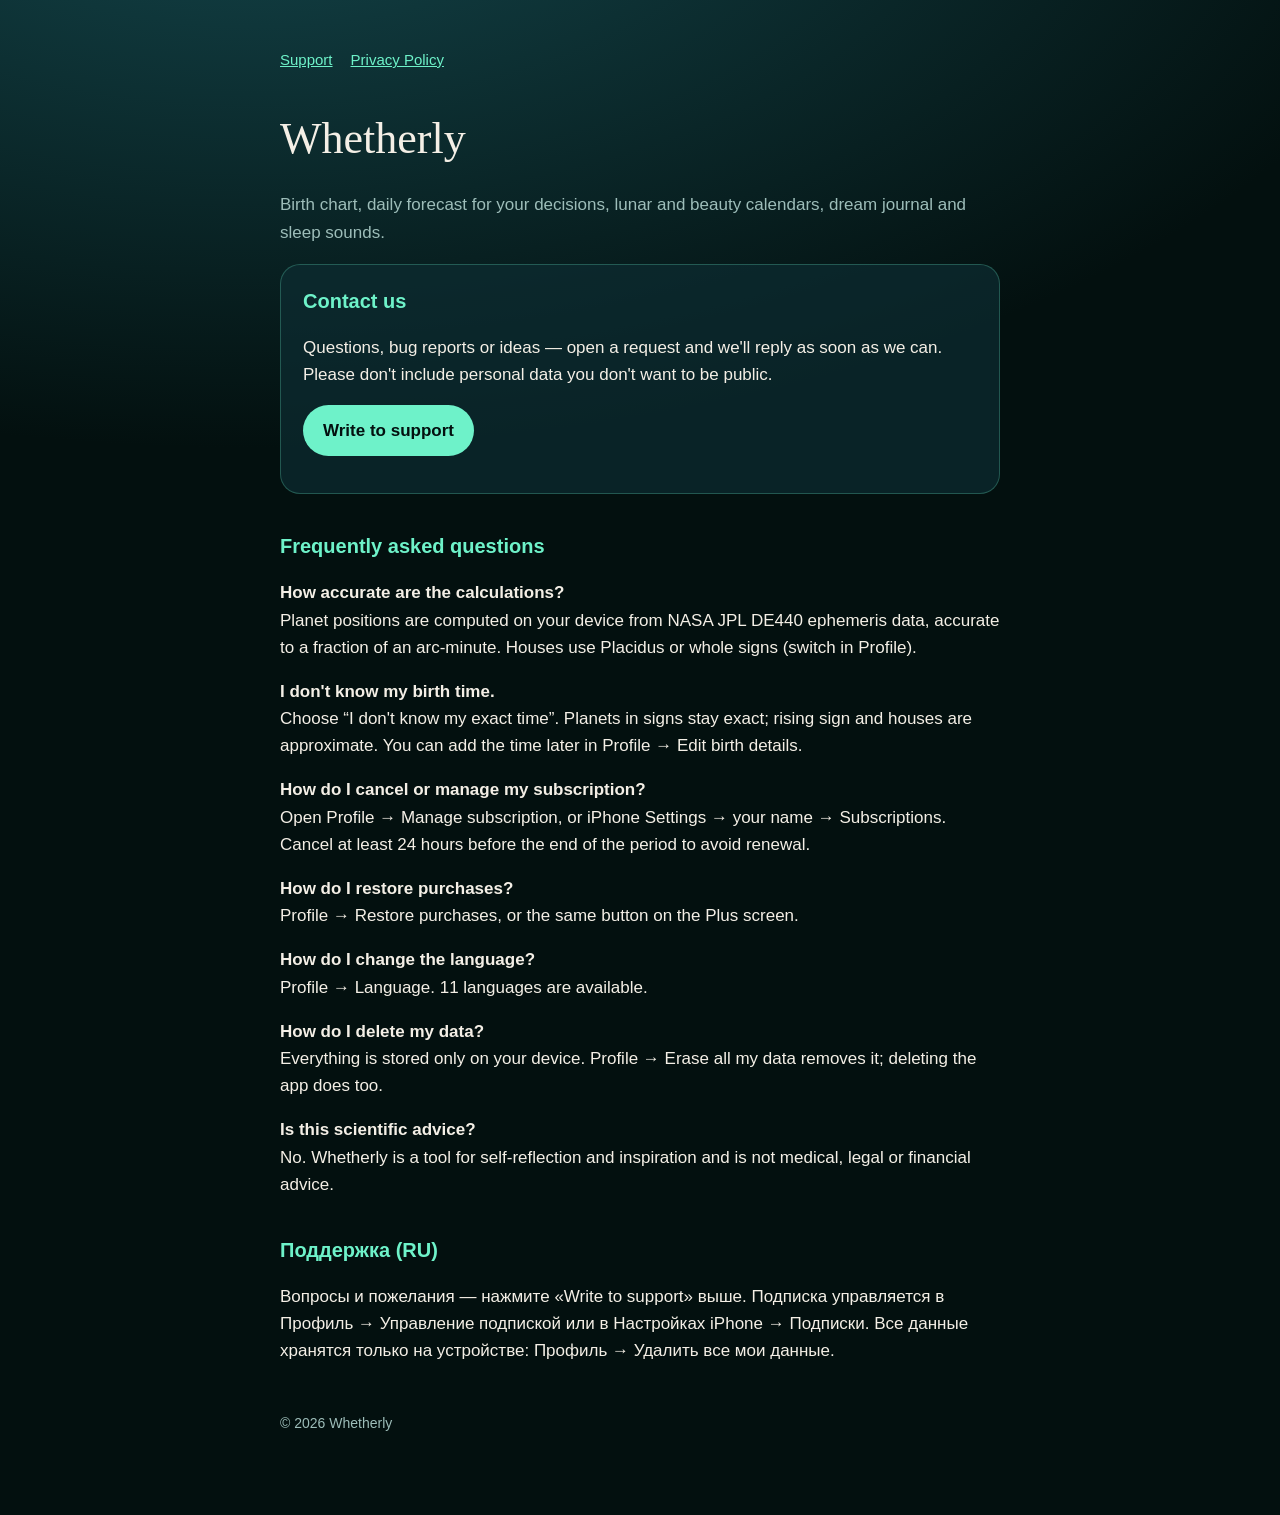
<file: index.html>
<!doctype html><html lang="en"><head><meta charset="utf-8"><meta name="viewport" content="width=device-width,initial-scale=1">
<title>Whetherly Support</title><link rel="stylesheet" href="style.css"></head><body><main>
<nav><a href="./">Support</a><a href="privacy.html">Privacy Policy</a></nav>
<h1>Whetherly</h1><p class="sub">Birth chart, daily forecast for your decisions, lunar and beauty calendars, dream journal and sleep sounds.</p>
<div class="card"><h2 style="margin-top:0">Contact us</h2>
<p>Questions, bug reports or ideas — open a request and we'll reply as soon as we can. Please don't include personal data you don't want to be public.</p>
<p><a class="btn" href="https://github.com/somefork2/whetherly-support/issues/new">Write to support</a></p></div>
<h2>Frequently asked questions</h2>
<p><b>How accurate are the calculations?</b><br>Planet positions are computed on your device from NASA JPL DE440 ephemeris data, accurate to a fraction of an arc-minute. Houses use Placidus or whole signs (switch in Profile).</p>
<p><b>I don't know my birth time.</b><br>Choose “I don't know my exact time”. Planets in signs stay exact; rising sign and houses are approximate. You can add the time later in Profile → Edit birth details.</p>
<p><b>How do I cancel or manage my subscription?</b><br>Open Profile → Manage subscription, or iPhone Settings → your name → Subscriptions. Cancel at least 24 hours before the end of the period to avoid renewal.</p>
<p><b>How do I restore purchases?</b><br>Profile → Restore purchases, or the same button on the Plus screen.</p>
<p><b>How do I change the language?</b><br>Profile → Language. 11 languages are available.</p>
<p><b>How do I delete my data?</b><br>Everything is stored only on your device. Profile → Erase all my data removes it; deleting the app does too.</p>
<p><b>Is this scientific advice?</b><br>No. Whetherly is a tool for self-reflection and inspiration and is not medical, legal or financial advice.</p>
<h2>Поддержка (RU)</h2>
<p>Вопросы и пожелания — нажмите «Write to support» выше. Подписка управляется в Профиль → Управление подпиской или в Настройках iPhone → Подписки. Все данные хранятся только на устройстве: Профиль → Удалить все мои данные.</p>
<footer>© 2026 Whetherly</footer></main></body></html>
</file>
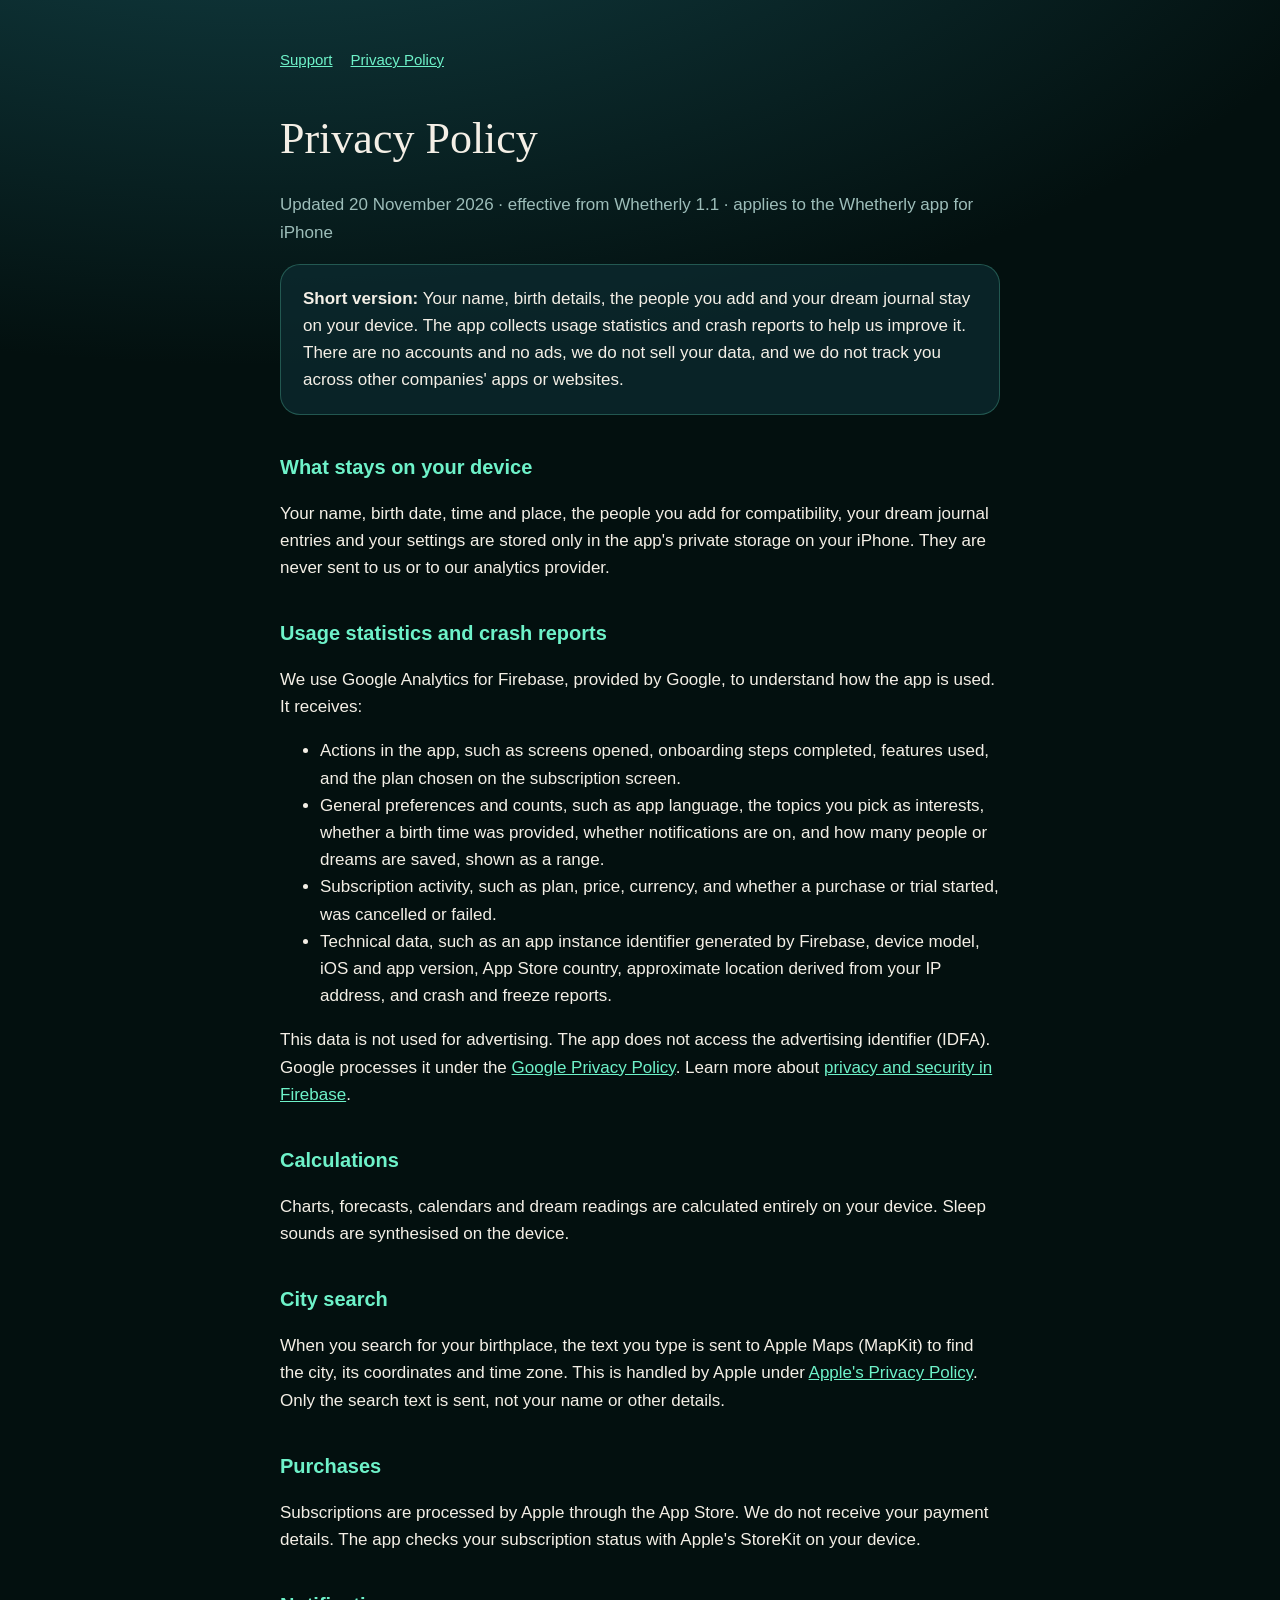
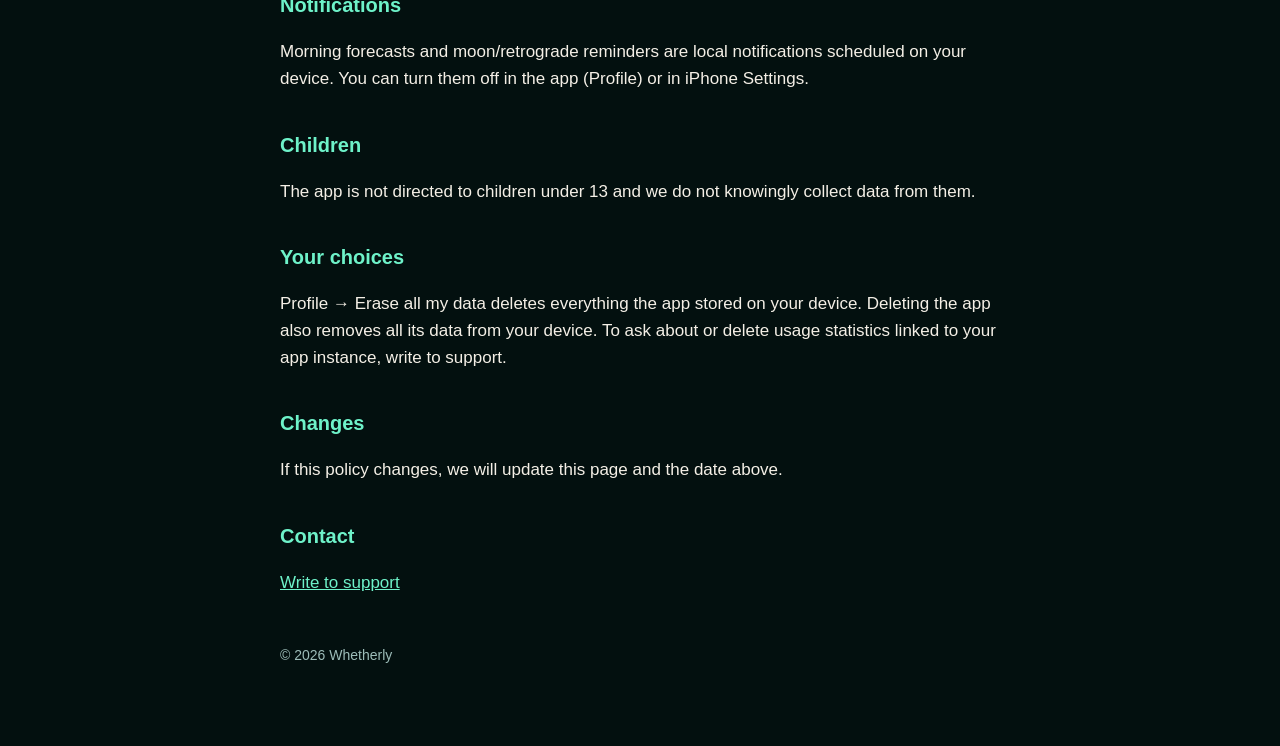
<file: privacy.html>
<!doctype html><html lang="en"><head><meta charset="utf-8"><meta name="viewport" content="width=device-width,initial-scale=1">
<title>Whetherly Privacy</title><link rel="stylesheet" href="style.css"></head><body><main>
<nav><a href="./">Support</a><a href="privacy.html">Privacy Policy</a></nav>
<h1>Privacy Policy</h1><p class="sub">Updated 20 November 2026 · effective from Whetherly 1.1 · applies to the Whetherly app for iPhone</p>
<div class="card"><b>Short version:</b> Your name, birth details, the people you add and your dream journal stay on your device. The app collects usage statistics and crash reports to help us improve it. There are no accounts and no ads, we do not sell your data, and we do not track you across other companies' apps or websites.</div>
<h2>What stays on your device</h2>
<p>Your name, birth date, time and place, the people you add for compatibility, your dream journal entries and your settings are stored only in the app's private storage on your iPhone. They are never sent to us or to our analytics provider.</p>
<h2>Usage statistics and crash reports</h2>
<p>We use Google Analytics for Firebase, provided by Google, to understand how the app is used. It receives:</p>
<ul>
<li>Actions in the app, such as screens opened, onboarding steps completed, features used, and the plan chosen on the subscription screen.</li>
<li>General preferences and counts, such as app language, the topics you pick as interests, whether a birth time was provided, whether notifications are on, and how many people or dreams are saved, shown as a range.</li>
<li>Subscription activity, such as plan, price, currency, and whether a purchase or trial started, was cancelled or failed.</li>
<li>Technical data, such as an app instance identifier generated by Firebase, device model, iOS and app version, App Store country, approximate location derived from your IP address, and crash and freeze reports.</li>
</ul>
<p>This data is not used for advertising. The app does not access the advertising identifier (IDFA). Google processes it under the <a href="https://policies.google.com/privacy">Google Privacy Policy</a>. Learn more about <a href="https://firebase.google.com/support/privacy">privacy and security in Firebase</a>.</p>
<h2>Calculations</h2>
<p>Charts, forecasts, calendars and dream readings are calculated entirely on your device. Sleep sounds are synthesised on the device.</p>
<h2>City search</h2>
<p>When you search for your birthplace, the text you type is sent to Apple Maps (MapKit) to find the city, its coordinates and time zone. This is handled by Apple under <a href="https://www.apple.com/legal/privacy/">Apple's Privacy Policy</a>. Only the search text is sent, not your name or other details.</p>
<h2>Purchases</h2>
<p>Subscriptions are processed by Apple through the App Store. We do not receive your payment details. The app checks your subscription status with Apple's StoreKit on your device.</p>
<h2>Notifications</h2>
<p>Morning forecasts and moon/retrograde reminders are local notifications scheduled on your device. You can turn them off in the app (Profile) or in iPhone Settings.</p>
<h2>Children</h2>
<p>The app is not directed to children under 13 and we do not knowingly collect data from them.</p>
<h2>Your choices</h2>
<p>Profile → Erase all my data deletes everything the app stored on your device. Deleting the app also removes all its data from your device. To ask about or delete usage statistics linked to your app instance, write to support.</p>
<h2>Changes</h2>
<p>If this policy changes, we will update this page and the date above.</p>
<h2>Contact</h2>
<p><a href="https://github.com/somefork2/whetherly-support/issues/new">Write to support</a></p>
<footer>© 2026 Whetherly</footer></main></body></html>
</file>
<file: style.css>
:root{--bg:#03100F;--card:#0D2D32;--text:#F4EFE6;--mist:#9DBDB9;--mint:#6EF2C9;--coral:#FF7E67}
*{box-sizing:border-box}body{margin:0;background:radial-gradient(1200px 600px at 20% -10%,#14464C,transparent),var(--bg);color:var(--text);font:17px/1.6 -apple-system,BlinkMacSystemFont,"Segoe UI",Helvetica,Arial,sans-serif}
main{max-width:760px;margin:0 auto;padding:48px 20px 80px}h1{font-family:Didot,"Bodoni 72",Georgia,serif;font-weight:400;font-size:44px;margin:0 0 8px}
h2{font-size:20px;margin:36px 0 8px;color:var(--mint)}p,li{color:var(--text)}.sub{color:var(--mist)}a{color:var(--mint)}
.card{background:rgba(13,45,50,.7);border:1px solid rgba(110,242,201,.25);border-radius:20px;padding:20px 22px;margin:18px 0}
.btn{display:inline-block;background:var(--mint);color:#03100F;font-weight:600;padding:12px 20px;border-radius:999px;text-decoration:none}
nav{display:flex;gap:18px;margin-bottom:32px;font-size:15px}footer{margin-top:48px;color:var(--mist);font-size:14px}
</file>
